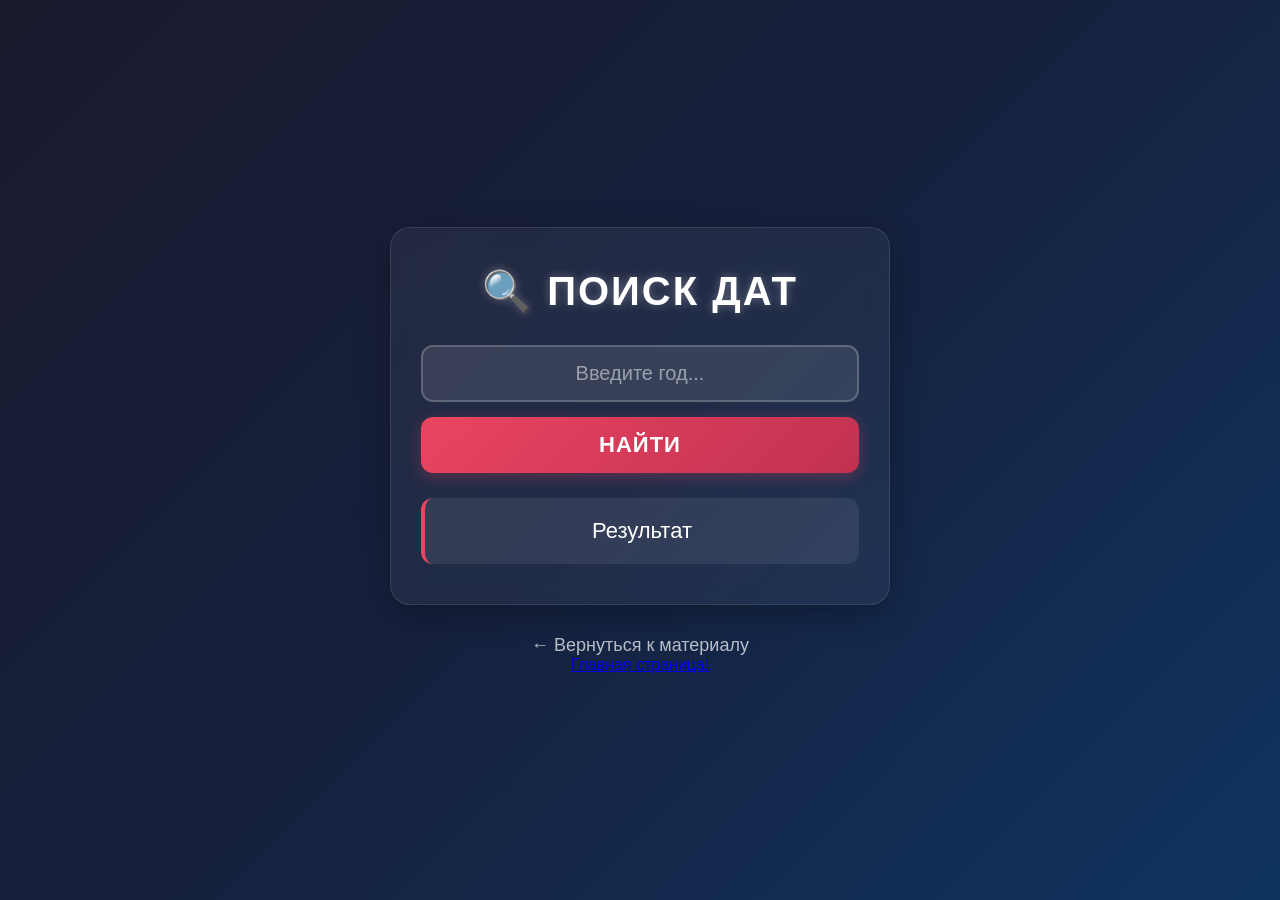
<file: src/main/resources/static/dato.html>
<!DOCTYPE html>
<html lang="ru">

<head>
     <meta charset="UTF-8">
     <meta name="viewport" content="width=device-width, initial-scale=1.0">
     <title>Поиск дат</title>
     <style>
          * {
               margin: 0;
               padding: 0;
               box-sizing: border-box;
          }

          body {
               font-family: Arial, sans-serif;
               text-align: center;
               background: linear-gradient(135deg, #1a1a2e, #16213e, #0f3460);
               min-height: 100vh;
               display: flex;
               flex-direction: column;
               justify-content: center;
               align-items: center;
               padding: 20px;
          }

          .search-container {
               background: rgba(255, 255, 255, 0.05);
               backdrop-filter: blur(10px);
               border-radius: 20px;
               padding: 40px 30px;
               box-shadow: 0 8px 32px rgba(0, 0, 0, 0.3);
               border: 1px solid rgba(255, 255, 255, 0.1);
               max-width: 500px;
               width: 100%;
          }

          h1 {
               color: #fff;
               font-size: clamp(28px, 6vw, 40px);
               margin-bottom: 30px;
               text-transform: uppercase;
               letter-spacing: 2px;
               text-shadow: 0 0 10px rgba(255, 255, 255, 0.3);
          }

          .input-group {
               display: flex;
               flex-direction: column;
               gap: 15px;
               margin-bottom: 20px;
          }

          input {
               width: 100%;
               padding: 15px 20px;
               font-size: clamp(16px, 3vw, 20px);
               border: 2px solid rgba(255, 255, 255, 0.2);
               border-radius: 12px;
               background: rgba(255, 255, 255, 0.1);
               color: #fff;
               outline: none;
               transition: all 0.3s ease;
               text-align: center;
          }

          input:focus {
               border-color: #e94560;
               box-shadow: 0 0 15px rgba(233, 69, 96, 0.3);
               background: rgba(255, 255, 255, 0.15);
          }

          input::placeholder {
               color: rgba(255, 255, 255, 0.5);
          }

          /* Убираем стрелочки в number input */
          input[type="number"]::-webkit-inner-spin-button,
          input[type="number"]::-webkit-outer-spin-button {
               -webkit-appearance: none;
               margin: 0;
          }

          button {
               width: 100%;
               padding: 15px 20px;
               font-size: clamp(16px, 3vw, 22px);
               font-weight: bold;
               border: none;
               border-radius: 12px;
               background: linear-gradient(135deg, #e94560, #c23152);
               color: #fff;
               cursor: pointer;
               transition: all 0.3s ease;
               text-transform: uppercase;
               letter-spacing: 1px;
               box-shadow: 0 4px 15px rgba(233, 69, 96, 0.3);
          }

          button:hover {
               transform: translateY(-2px);
               box-shadow: 0 6px 20px rgba(233, 69, 96, 0.5);
               background: linear-gradient(135deg, #ff6b6b, #e94560);
          }

          button:active {
               transform: translateY(0);
               box-shadow: 0 2px 10px rgba(233, 69, 96, 0.3);
          }

          #res {
               color: #fff;
               font-size: clamp(16px, 3.5vw, 22px);
               margin-top: 25px;
               padding: 20px;
               background: rgba(255, 255, 255, 0.08);
               border-radius: 12px;
               border-left: 4px solid #e94560;
               min-height: 60px;
               display: flex;
               align-items: center;
               justify-content: center;
               word-break: break-word;
               transition: all 0.3s ease;
          }

          .back-link {
               margin-top: 30px;
               color: rgba(255, 255, 255, 0.7);
               text-decoration: none;
               font-size: clamp(14px, 2.5vw, 18px);
               transition: color 0.3s ease;
          }

          .back-link:hover {
               color: #e94560;
          }

          /* Адаптив для телефонов */
          @media (max-width: 480px) {
               .search-container {
                    padding: 30px 20px;
               }

               input,
               button {
                    padding: 12px 15px;
               }
          }
     </style>
</head>

<body>
     <div class="search-container">
          <h1>🔍 Поиск дат</h1>
          <div class="input-group">
               <input type="number" id="num" placeholder="Введите год...">
               <button id="btn">Найти</button>
          </div>
          <p id="res">Результат</p>
     </div>
     <a href="/" class="back-link">← Вернуться к материалу</a>

     <script>
          document.getElementById("btn").addEventListener("click", function () {
               const input = document.getElementById("num");
               const res = document.getElementById("res");

               if (!input.value) {
                    res.innerHTML = "⚠️ Введите год!";
                    res.style.borderLeftColor = "#ffc107";
                    return;
               }

               res.innerHTML = "⏳ Загрузка...";
               res.style.borderLeftColor = "#e94560";

               fetch("/data/" + input.value)
                    .then(response => {
                         if (!response.ok) {
                              throw new Error("Ошибка запроса");
                         }
                         return response.text();
                    })
                    .then(text => {
                         res.innerHTML = text;
                         res.style.borderLeftColor = "#2ecc71";
                    })
                    .catch(err => {
                         console.error(err);
                         res.innerHTML = "❌ Ошибка! Попробуйте снова.";
                         res.style.borderLeftColor = "#e74c3c";
                    });
          });

          // Поиск по Enter
          document.getElementById("num").addEventListener("keypress", function (e) {
               if (e.key === "Enter") {
                    document.getElementById("btn").click();
               }
          });
     </script>
     <a href="/histor">Главная страница!</a>
</body>

</html>
</file>
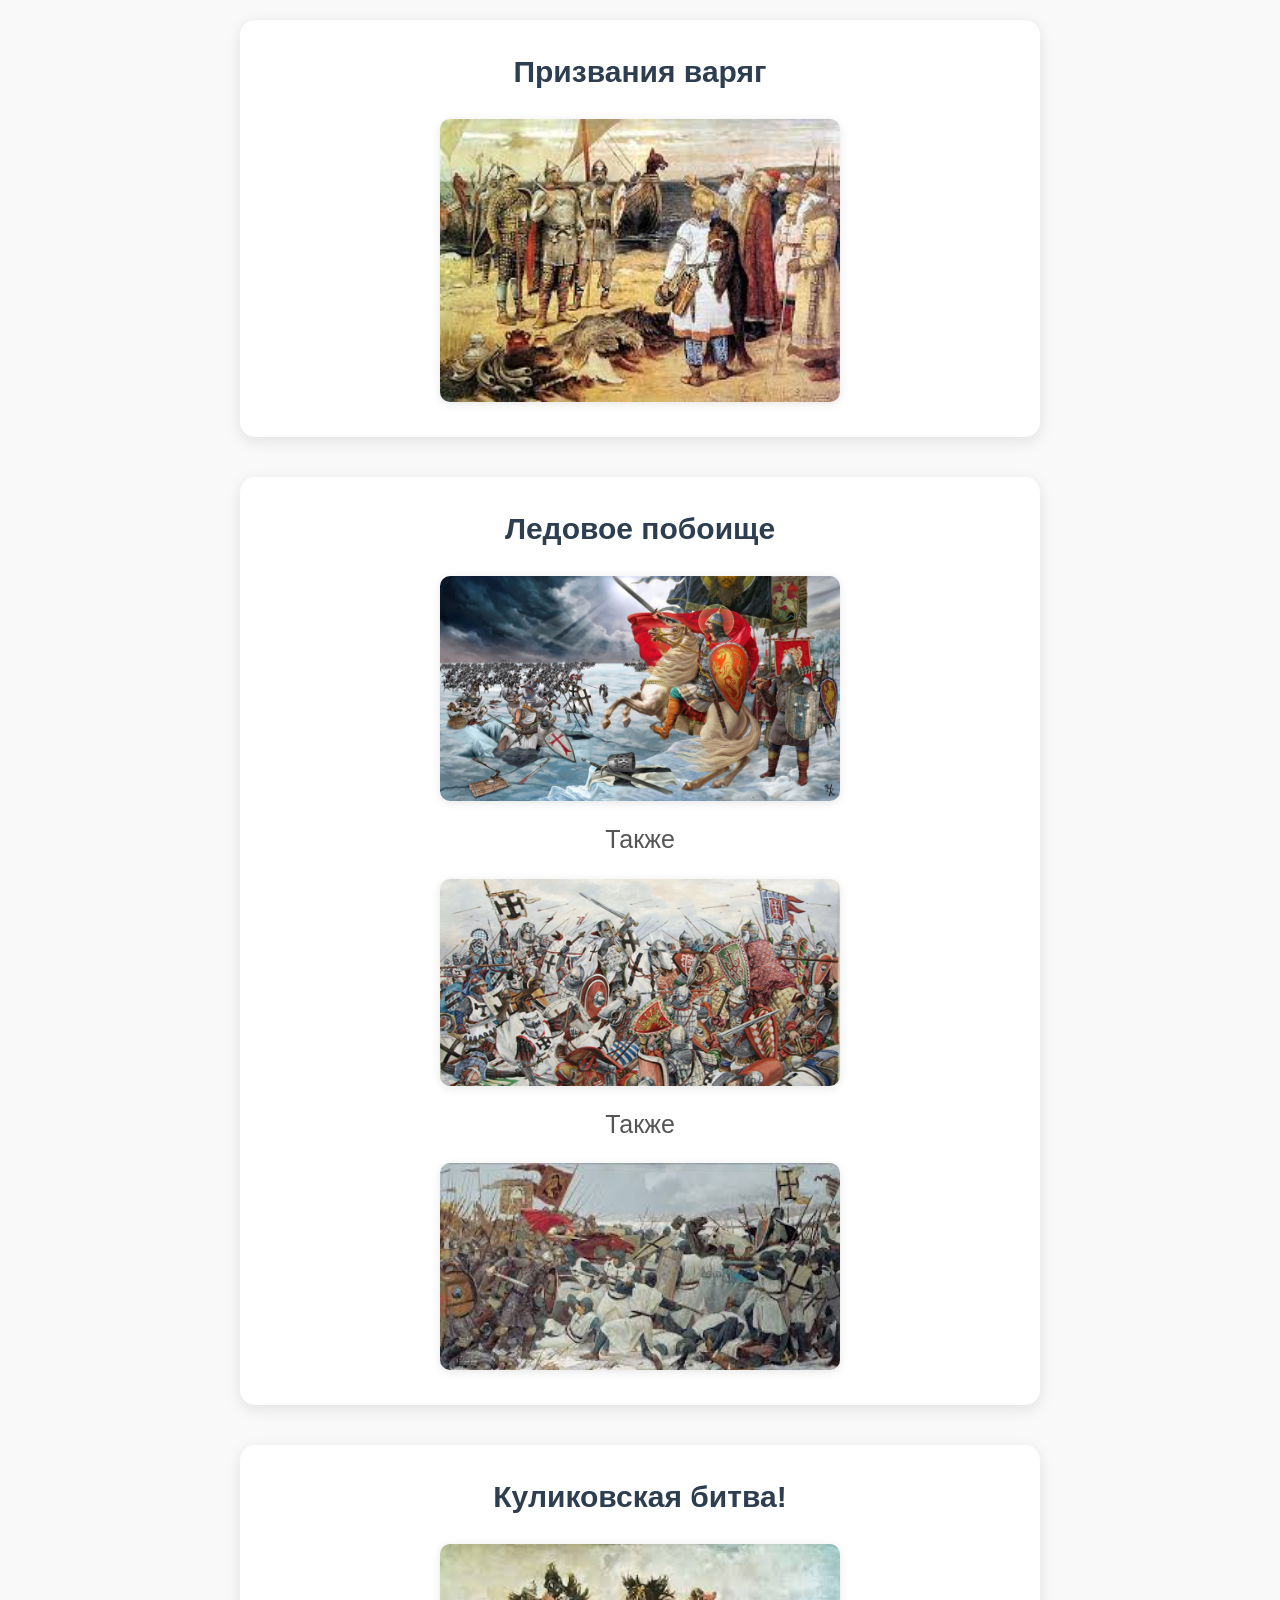
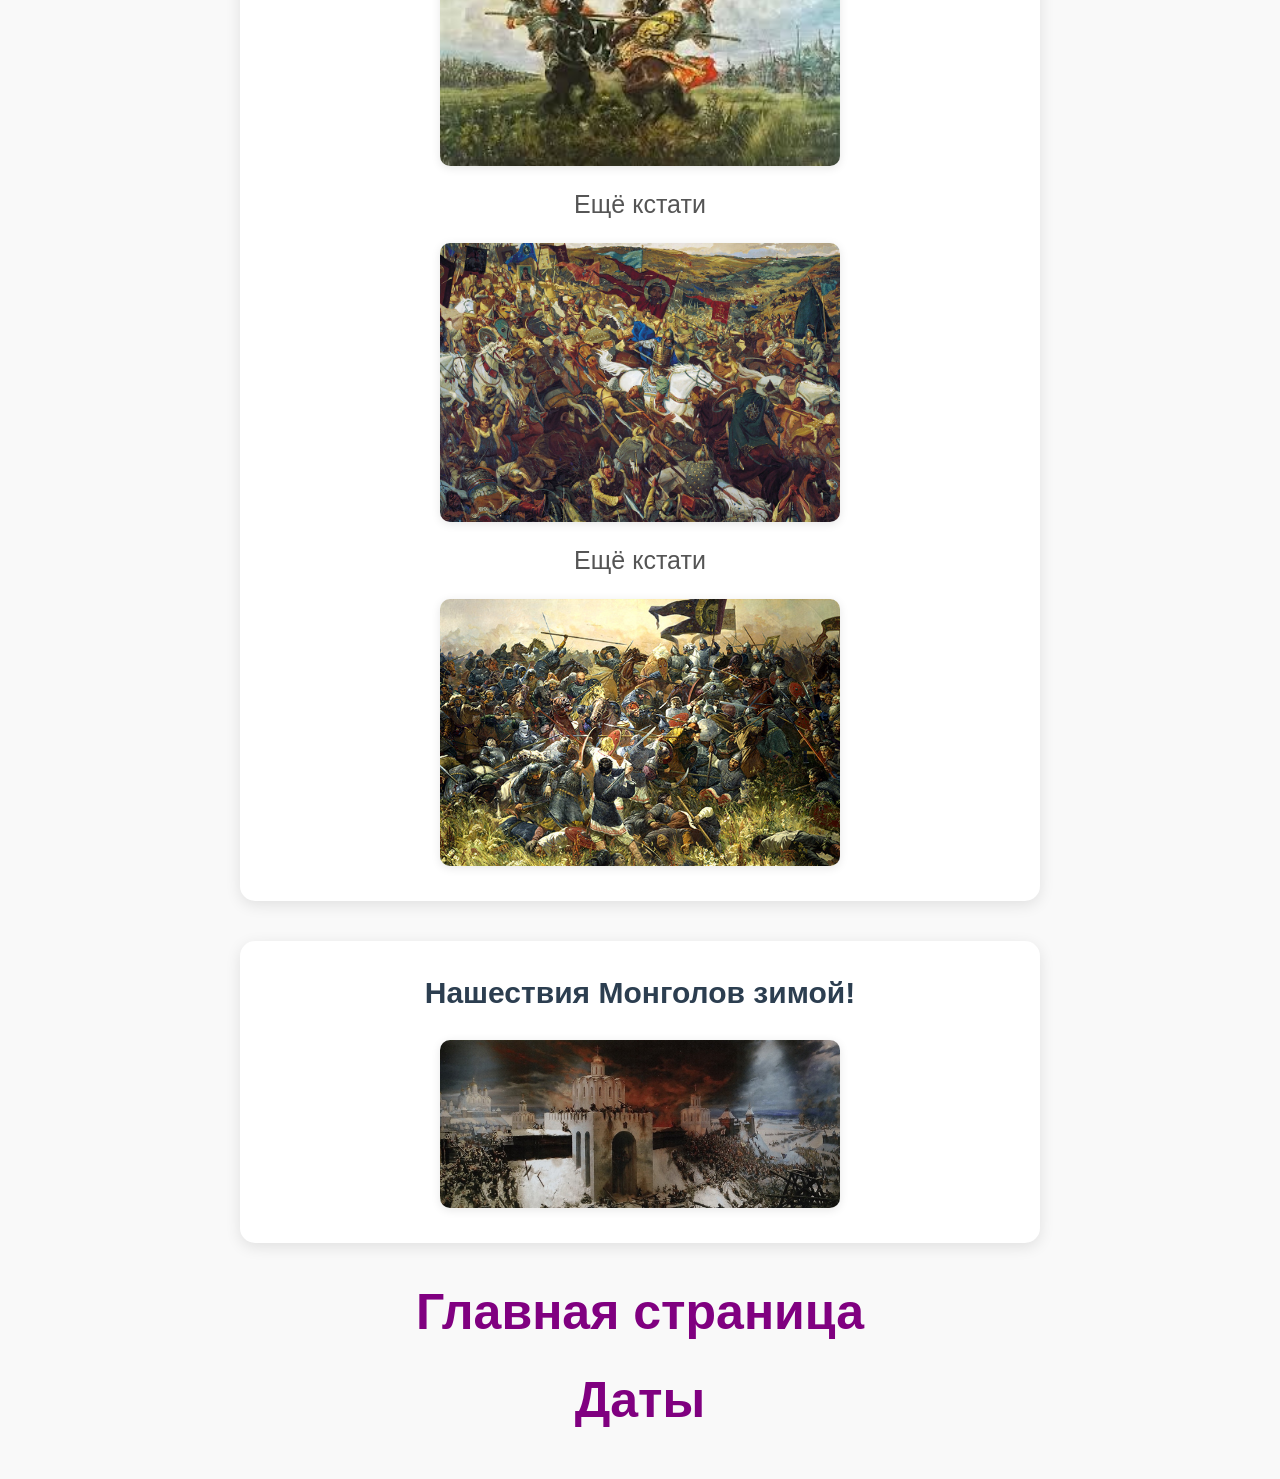
<file: src/main/resources/static/galery.html>
<!DOCTYPE html>
<html lang="ru">

<head>
     <meta charset="UTF-8">
     <meta name="viewport" content="width=device-width, initial-scale=1.0">
     <title>Галерея</title>
     <link rel="stylesheet" href="main.css">
</head>

<body>
     <div class="container">
          <h1>Призвания варяг</h1>
          <img src="varag.png">
     </div>

     <div class="container">
          <h1>Ледовое побоище</h1>
          <img src="led1.png">
          <p>Также</p>
          <img src="led2.png">
          <p>Также</p>
          <img src="led3.png">
     </div>

     <div class="container">
          <h1>Куликовская битва!</h1>
          <img src="kulik.png">
          <p>Ещё кстати</p>
          <img src="kulik1.png">
          <p>Ещё кстати</p>
          <img src="kulik3.png">
     </div>
     <div class="container">
          <h1>Нашествия Монголов зимой!</h1>
          <img src="mongol.png">
     </div>

     <a href="/histor">Главная страница</a>
     <a href="/dato">Даты</a>

</body>

</html>
</file>
<file: src/main/resources/static/main.css>
h3 {
     text-align: center;
     font-size: clamp(29px, 10vw, 35px);
     padding: 15px 10px;
     color: #2c3e50;
}

* {
     margin: 0;
     padding: 0;
     box-sizing: border-box;
}

body {
     font-family: Arial, sans-serif;
     background-color: #f9f9f9;
     padding: 20px;
}

.container {
     width: 100%;
     max-width: 800px;
     margin: 0 auto 40px auto;
     display: flex;
     flex-direction: column;
     justify-content: center;
     align-items: center;
     background: white;
     border-radius: 15px;
     padding: 20px;
     box-shadow: 0 4px 15px rgba(0, 0, 0, 0.1);
}

h1 {
     text-align: center;
     font-size: clamp(24px, 5vw, 30px);
     padding: 15px 10px;
     color: #2c3e50;
}

h2 {
     text-align: center;
     font-size: clamp(18px, 4vw, 23px);
     padding: 10px;
     color: #34495e;
}

p {
     font-size: clamp(16px, 3.5vw, 25px);
     text-align: center;
     padding: 5px 10px;
     line-height: 1.5;
     color: #555;
}

img {
     width: 100%;
     max-width: 400px;
     height: auto;
     border-radius: 10px;
     margin: 15px 0;
     box-shadow: 0 2px 10px rgba(0, 0, 0, 0.1);
}

.datas {
     font-size: clamp(14px, 3vw, 20px);
     text-align: center;
     padding: 3px 10px;
     font-weight: bold;
     color: #e74c3c;
}

ul {
     text-align: left;
     padding: 10px 30px;
     max-width: 90%;
}

li {
     font-size: clamp(18px, 4vw, 24px);
     padding: 5px 0;
     color: #555;
     line-height: 1.6;
}

a {
     display: block;
     font-size: clamp(24px, 6vw, 50px);
     text-align: center;
     color: purple;
     margin: 30px 0;
     text-decoration: none;
     font-weight: bold;
     transition: color 0.3s ease;
}

a:hover {
     color: #8e44ad;
}

/* Адаптив для телефонов */
@media (max-width: 600px) {
     body {
          padding: 10px;
     }

     .container {
          padding: 15px 10px;
          margin-bottom: 25px;
          border-radius: 10px;
     }

     img {
          max-width: 300px;
     }

     ul {
          padding: 10px 20px;
     }

     li {
          font-size: clamp(16px, 3.5vw, 20px);
          padding: 4px 0;
     }
}

/* Адаптив для планшетов */
@media (min-width: 601px) and (max-width: 1024px) {
     .container {
          max-width: 90%;
     }

     img {
          max-width: 350px;
     }
}

/* Компьютер */
@media (min-width: 1025px) {
     .container {
          max-width: 800px;
     }
}
</file>
